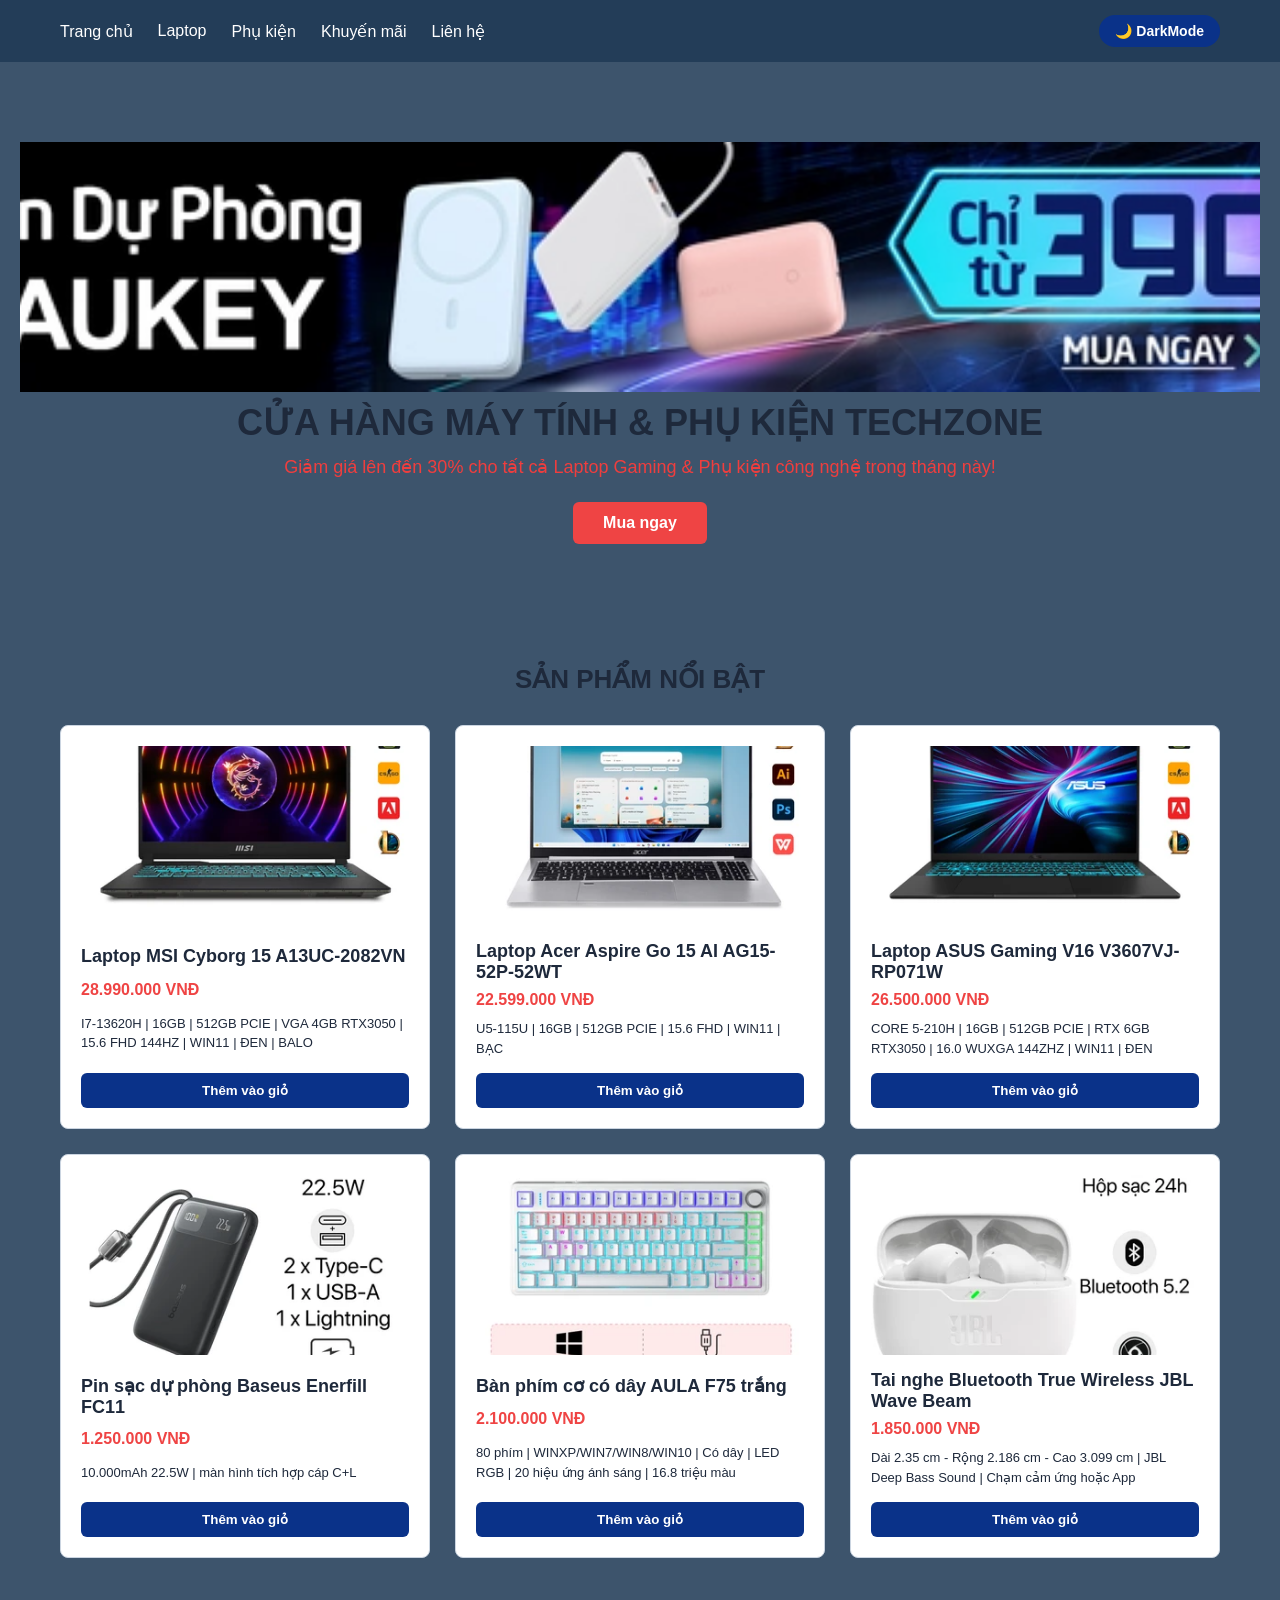
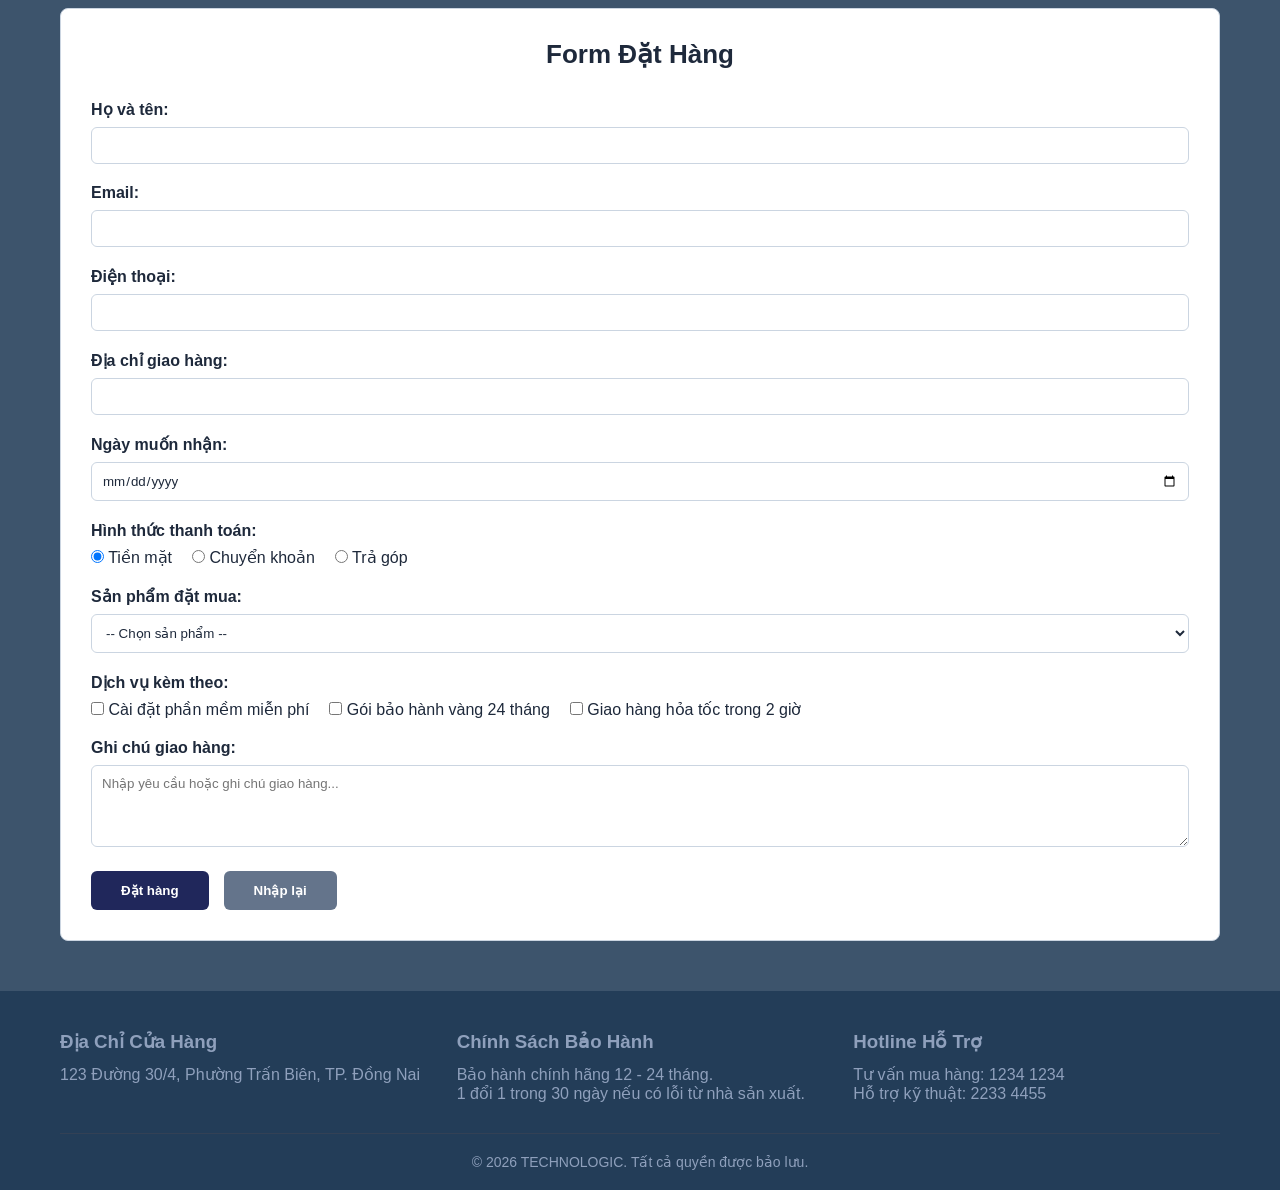
<file: index.html>
<!doctype html>
<html lang="vi">
  <head>
    <meta charset="UTF-8" />
    <meta name="viewport" content="width=device-width, initial-scale=1.0" />
    <title>TECHNOLOGIC - Cửa Hàng Máy Tính & Phụ Kiện</title>
    <link rel="stylesheet" href="index.css" />
    <link rel="icon" href="imgs/logo.png" />
  </head>
  <body>
    <input type="checkbox" id="theme-switch" />

    <div class="app-container">
      <header>
        <div class="nav-wrapper">
          <ul class="nav-menu">
            <li><a href="#trang-chu">Trang chủ</a></li>
            <li><a href="#laptop">Laptop</a></li>
            <li><a href="#phu-kien">Phụ kiện</a></li>
            <li><a href="#khuyen-mai">Khuyến mãi</a></li>
            <li><a href="#lien-he">Liên hệ</a></li>
          </ul>

          <label for="theme-switch" class="theme-toggle-btn pulse-animation">
            <span class="icon-light-text">🌙 DarkMode</span>
            <span class="icon-dark-text">☀️ LightMode</span>
          </label>
        </div>
      </header>

      <section class="banner" id="trang-chu">
        <img src="imgs/banner.webp" alt="Banner Nổi Bật" class="banner-img" />
        <div class="container">
          <h1>CỬA HÀNG MÁY TÍNH & PHỤ KIỆN TECHZONE</h1>
          <p id="khuyen-mai">
            Giảm giá lên đến 30% cho tất cả Laptop Gaming & Phụ kiện công nghệ
            trong tháng này!
          </p>
          <a href="#" class="btn-buy-now pulse-animation">Mua ngay</a>
        </div>
      </section>

      <div class="container">
        <h2 class="section-title pulse-animation" id="laptop">
          SẢN PHẨM NỔI BẬT
        </h2>
        <div class="product-grid">
          <div class="product-card">
            <img src="imgs/MSI_Cyborg15.webp" />
            <h3 class="product-title">Laptop MSI Cyborg 15 A13UC-2082VN</h3>
            <p class="product-price">28.990.000 VNĐ</p>
            <p class="product-specs">
              I7-13620H | 16GB | 512GB PCIE | VGA 4GB RTX3050 | 15.6 FHD 144HZ |
              WIN11 | ĐEN | BALO
            </p>
            <button class="btn-add-cart">Thêm vào giỏ</button>
          </div>

          <div class="product-card">
            <img src="imgs/Laptop_Acer.webp" />
            <h3 class="product-title">
              Laptop Acer Aspire Go 15 AI AG15-52P-52WT
            </h3>
            <p class="product-price">22.599.000 VNĐ</p>
            <p class="product-specs">
              U5-115U | 16GB | 512GB PCIE | 15.6 FHD | WIN11 | BẠC
            </p>
            <button class="btn-add-cart">Thêm vào giỏ</button>
          </div>

          <div class="product-card">
            <img src="imgs/ASUS_GAMING_V16.webp" />
            <h3 class="product-title">Laptop ASUS Gaming V16 V3607VJ-RP071W</h3>
            <p class="product-price">26.500.000 VNĐ</p>
            <p class="product-specs">
              CORE 5-210H | 16GB | 512GB PCIE | RTX 6GB RTX3050 | 16.0 WUXGA
              144ZHZ | WIN11 | ĐEN
            </p>
            <button class="btn-add-cart">Thêm vào giỏ</button>
          </div>

          <div class="product-card" id="phu-kien">
            <img src="imgs/Pin_du_phong.webp" />
            <h3 class="product-title">Pin sạc dự phòng Baseus Enerfill FC11</h3>
            <p class="product-price">1.250.000 VNĐ</p>
            <p class="product-specs">
              10.000mAh 22.5W | màn hình tích hợp cáp C+L
            </p>
            <button class="btn-add-cart">Thêm vào giỏ</button>
          </div>

          <div class="product-card">
            <img src="imgs/Ban_Phim.webp" />
            <h3 class="product-title">Bàn phím cơ có dây AULA F75 trắng</h3>
            <p class="product-price">2.100.000 VNĐ</p>
            <p class="product-specs">
              80 phím | WINXP/WIN7/WIN8/WIN10 | Có dây | LED RGB | 20 hiệu ứng
              ánh sáng | 16.8 triệu màu
            </p>
            <button class="btn-add-cart">Thêm vào giỏ</button>
          </div>

          <div class="product-card">
            <img src="imgs/Tai_nghe.webp" />
            <h3 class="product-title">
              Tai nghe Bluetooth True Wireless JBL Wave Beam
            </h3>
            <p class="product-price">1.850.000 VNĐ</p>
            <p class="product-specs">
              Dài 2.35 cm - Rộng 2.186 cm - Cao 3.099 cm | JBL Deep Bass Sound |
              Chạm cảm ứng hoặc App
            </p>
            <button class="btn-add-cart">Thêm vào giỏ</button>
          </div>
        </div>

        <section class="order-section" id="dat-hang">
          <h2 class="section-title">Form Đặt Hàng</h2>
          <form action="#" method="post">
            <div class="form-group">
              <label for="fullname" class="field-label">Họ và tên:</label>
              <input type="text" id="fullname" name="fullname" required />
            </div>

            <div class="form-group">
              <label for="email" class="field-label">Email:</label>
              <input type="email" id="email" name="email" required />
            </div>

            <div class="form-group">
              <label for="phone" class="field-label">Điện thoại:</label>
              <input type="tel" id="phone" name="phone" required />
            </div>

            <div class="form-group">
              <label for="address" class="field-label"
                >Địa chỉ giao hàng:</label
              >
              <input type="text" id="address" name="address" required />
            </div>

            <div class="form-group">
              <label for="delivery-date" class="field-label"
                >Ngày muốn nhận:</label
              >
              <input
                type="date"
                id="delivery-date"
                name="delivery-date"
                required
              />
            </div>

            <div class="form-group">
              <label class="field-label">Hình thức thanh toán:</label>
              <div class="radio-group">
                <label
                  ><input
                    type="radio"
                    name="payment"
                    value="tien-mat"
                    checked
                  />
                  Tiền mặt</label
                >
                <label
                  ><input type="radio" name="payment" value="chuyen-khoan" />
                  Chuyển khoản</label
                >
                <label
                  ><input type="radio" name="payment" value="tra-gop" /> Trả
                  góp</label
                >
              </div>
            </div>

            <div class="form-group">
              <label for="product-select" class="field-label"
                >Sản phẩm đặt mua:</label
              >
              <select id="product-select" name="product" required>
                <option value="">-- Chọn sản phẩm --</option>
                <option value="laptop-gaming">Laptop Gaming Pro X15</option>
                <option value="ultrabook-slim">Ultrabook Slim 14</option>
                <option value="macbook-air">MacBook Air M2</option>
                <option value="chuot-wireless">
                  Chuột Wireless Pro Gaming
                </option>
                <option value="ban-phim-co">Bàn Phím Cơ Custom RGB</option>
                <option value="tai-nghe-71">Tai Nghe Surround 7.1</option>
              </select>
            </div>

            <div class="form-group">
              <label class="field-label">Dịch vụ kèm theo:</label>
              <div class="checkbox-group">
                <label
                  ><input type="checkbox" name="services[]" value="cai-dat" />
                  Cài đặt phần mềm miễn phí</label
                >
                <label
                  ><input
                    type="checkbox"
                    name="services[]"
                    value="bao-hanh-vang"
                  />
                  Gói bảo hành vàng 24 tháng</label
                >
                <label
                  ><input
                    type="checkbox"
                    name="services[]"
                    value="giao-hang-nhanh"
                  />
                  Giao hàng hỏa tốc trong 2 giờ</label
                >
              </div>
            </div>

            <div class="form-group">
              <label for="notes" class="field-label">Ghi chú giao hàng:</label>
              <textarea
                id="notes"
                name="notes"
                rows="4"
                placeholder="Nhập yêu cầu hoặc ghi chú giao hàng..."
              ></textarea>
            </div>

            <div class="form-buttons">
              <button type="submit" class="btn-submit">Đặt hàng</button>
              <button type="reset" class="btn-reset">Nhập lại</button>
            </div>
          </form>
        </section>
      </div>

      <!-- 5. Footer -->
      <footer id="lien-he">
        <div class="footer-container">
          <div class="footer-content">
            <div class="footer-section">
              <h3>Địa Chỉ Cửa Hàng</h3>
              <p>123 Đường 30/4, Phường Trấn Biên, TP. Đồng Nai</p>
            </div>
            <div class="footer-section">
              <h3>Chính Sách Bảo Hành</h3>
              <p>Bảo hành chính hãng 12 - 24 tháng.</p>
              <p>1 đổi 1 trong 30 ngày nếu có lỗi từ nhà sản xuất.</p>
            </div>
            <div class="footer-section">
              <h3>Hotline Hỗ Trợ</h3>
              <p>Tư vấn mua hàng: 1234 1234</p>
              <p>Hỗ trợ kỹ thuật: 2233 4455</p>
            </div>
          </div>
          <div class="copyright">
            © 2026 TECHNOLOGIC. Tất cả quyền được bảo lưu.
          </div>
        </div>
      </footer>
    </div>
  </body>
</html>
</file>
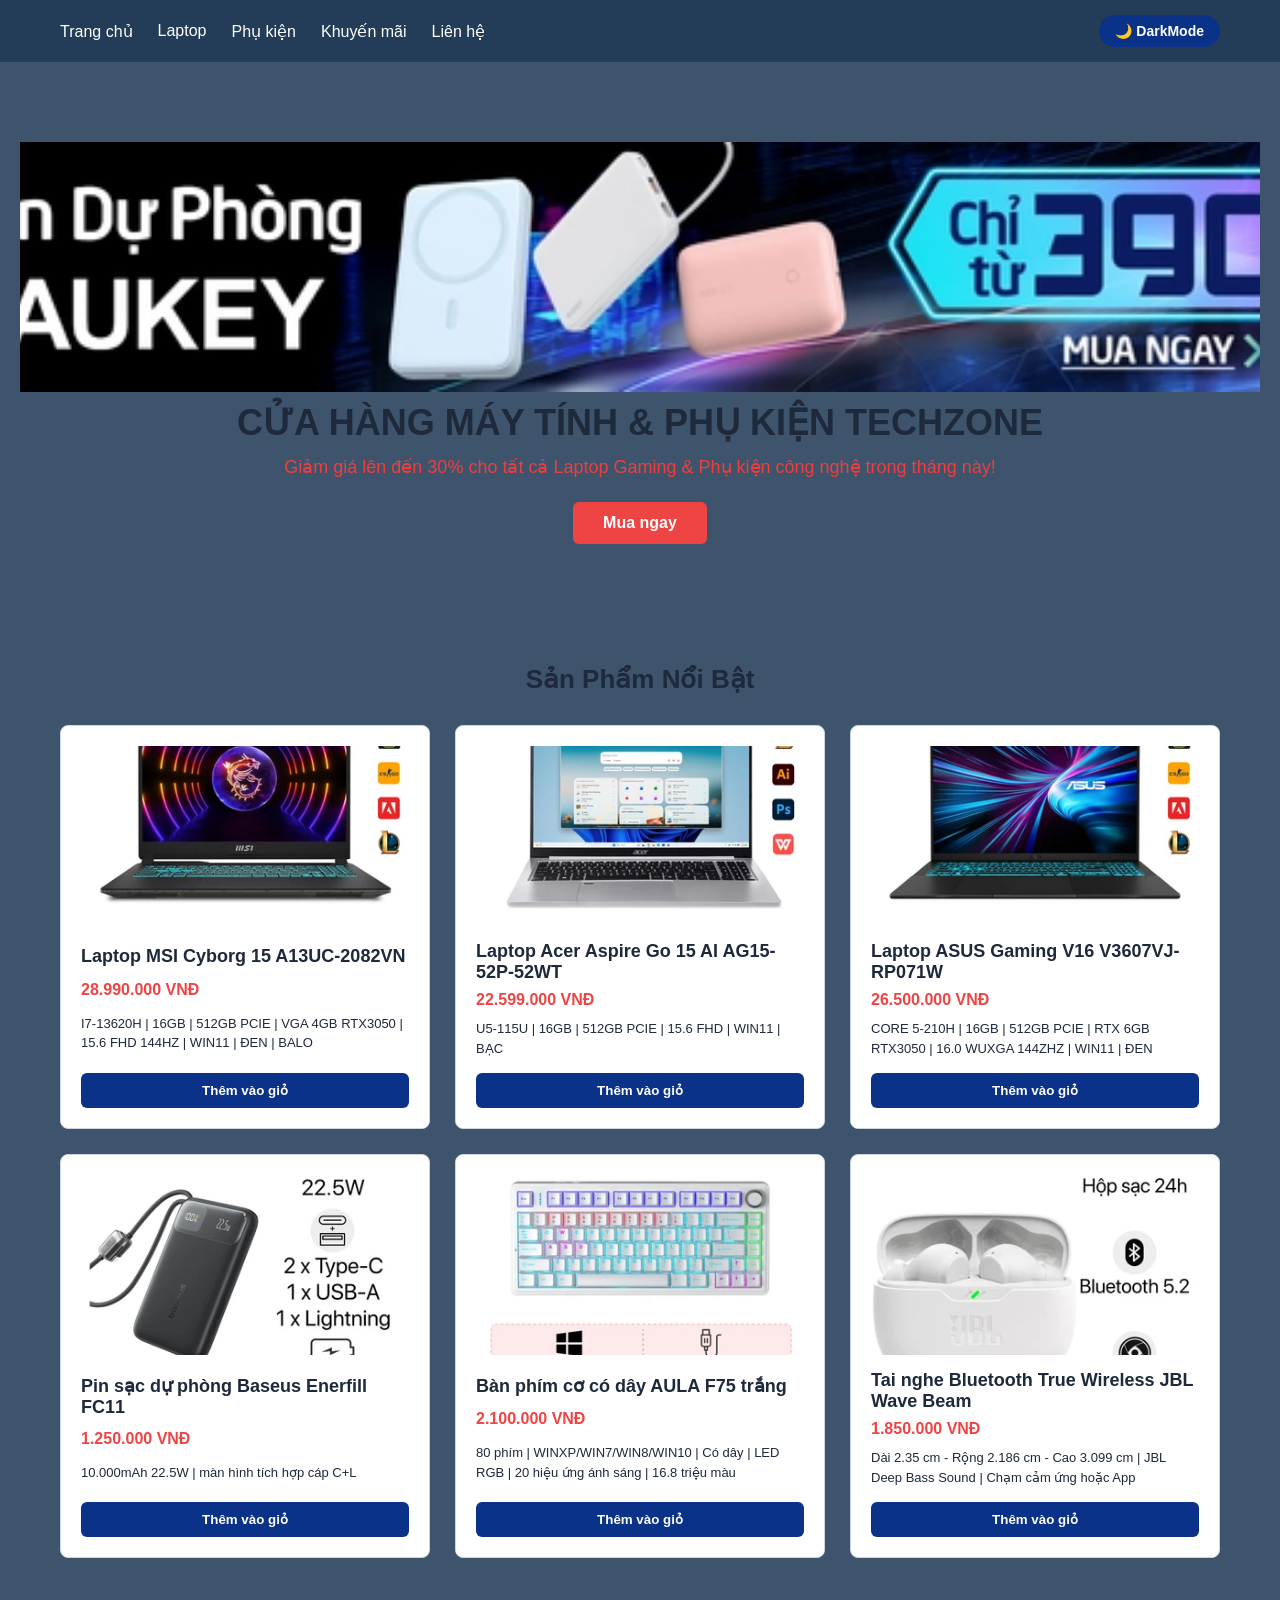
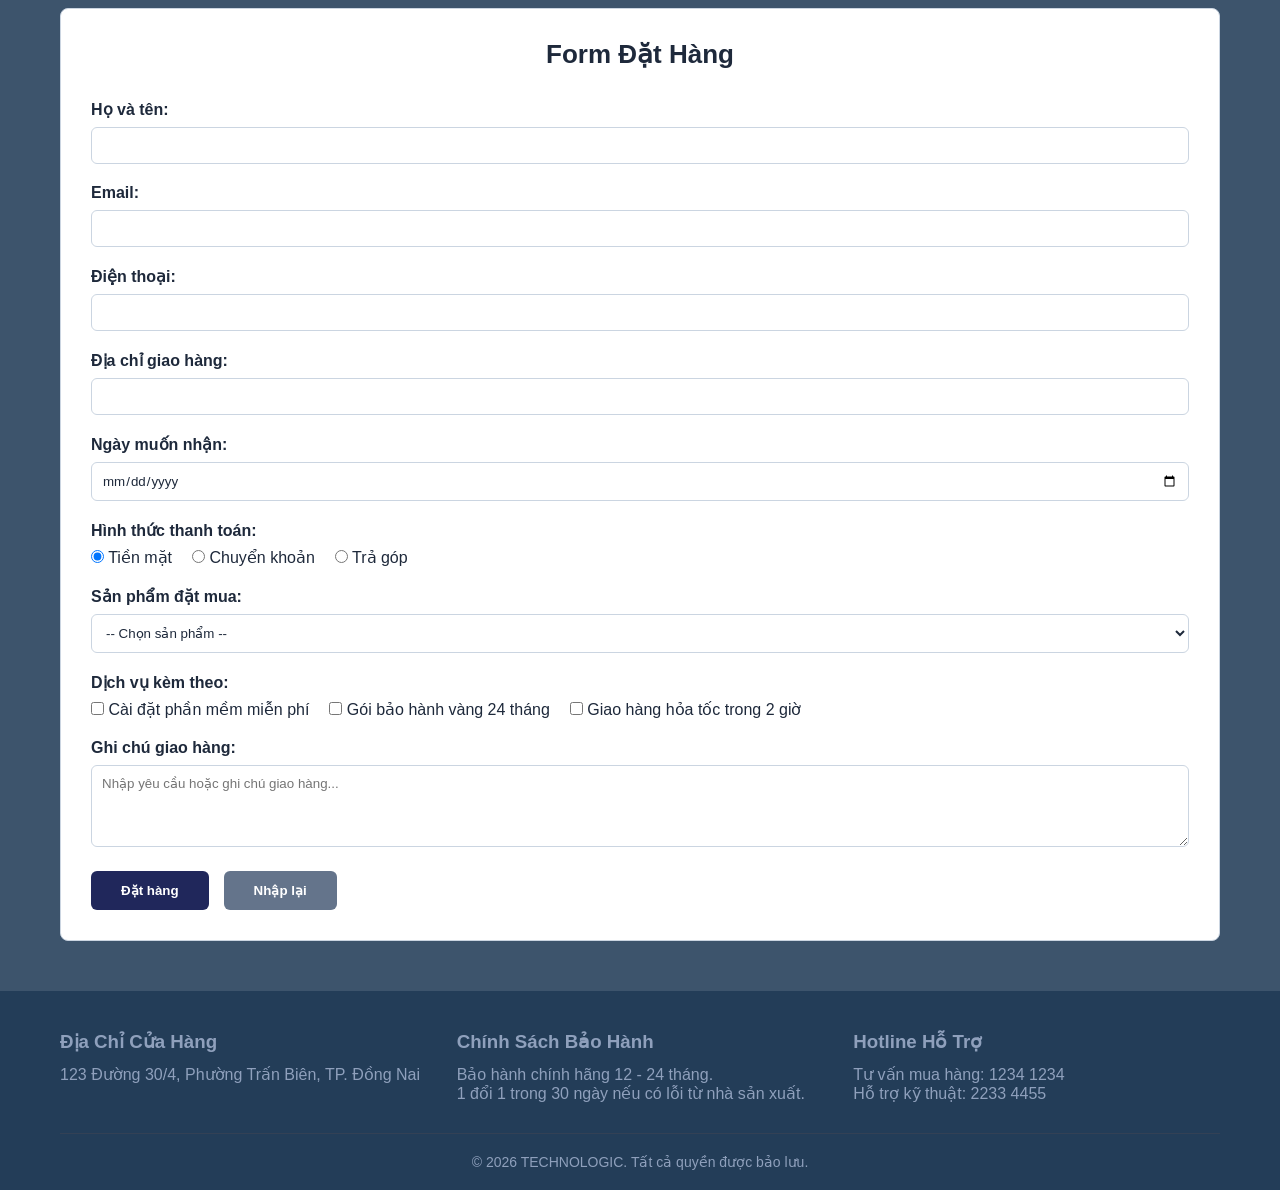
<file: main.html>
<!doctype html>
<html lang="vi">
  <head>
    <meta charset="UTF-8" />
    <meta name="viewport" content="width=device-width, initial-scale=1.0" />
    <title>TECHNOLOGIC - Cửa Hàng Máy Tính & Phụ Kiện</title>
    <link rel="stylesheet" href="main.css" />
    <link rel="icon" href="imgs/logo.png" />
  </head>
  <body>
    <input type="checkbox" id="theme-switch" />

    <div class="app-container">
      <header>
        <div class="nav-wrapper">
          <ul class="nav-menu">
            <li><a href="#trang-chu">Trang chủ</a></li>
            <li><a href="#laptop">Laptop</a></li>
            <li><a href="#phu-kien">Phụ kiện</a></li>
            <li><a href="#khuyen-mai">Khuyến mãi</a></li>
            <li><a href="#lien-he">Liên hệ</a></li>
          </ul>

          <label for="theme-switch" class="theme-toggle-btn">
            <span class="icon-light-text">🌙 DarkMode</span>
            <span class="icon-dark-text">☀️ LightMode</span>
          </label>
        </div>
      </header>

      <section class="banner" id="trang-chu">
        <img src="imgs/banner.webp" alt="Banner Nổi Bật" class="banner-img" />
        <div class="container">
          <h1>CỬA HÀNG MÁY TÍNH & PHỤ KIỆN TECHZONE</h1>
          <p id="khuyen-mai">
            Giảm giá lên đến 30% cho tất cả Laptop Gaming & Phụ kiện công nghệ
            trong tháng này!
          </p>
          <a href="#" class="btn-buy-now">Mua ngay</a>
        </div>
      </section>

      <div class="container">
        <h2 class="section-title" id="laptop">Sản Phẩm Nổi Bật</h2>
        <div class="product-grid">
          <div class="product-card">
            <img src="imgs/MSI_Cyborg15.webp" />
            <h3 class="product-title">Laptop MSI Cyborg 15 A13UC-2082VN</h3>
            <p class="product-price">28.990.000 VNĐ</p>
            <p class="product-specs">
              I7-13620H | 16GB | 512GB PCIE | VGA 4GB RTX3050 | 15.6 FHD 144HZ |
              WIN11 | ĐEN | BALO
            </p>
            <button class="btn-add-cart">Thêm vào giỏ</button>
          </div>

          <div class="product-card">
            <img src="imgs/Laptop_Acer.webp" />
            <h3 class="product-title">
              Laptop Acer Aspire Go 15 AI AG15-52P-52WT
            </h3>
            <p class="product-price">22.599.000 VNĐ</p>
            <p class="product-specs">
              U5-115U | 16GB | 512GB PCIE | 15.6 FHD | WIN11 | BẠC
            </p>
            <button class="btn-add-cart">Thêm vào giỏ</button>
          </div>

          <div class="product-card">
            <img src="imgs/ASUS_GAMING_V16.webp" />
            <h3 class="product-title">Laptop ASUS Gaming V16 V3607VJ-RP071W</h3>
            <p class="product-price">26.500.000 VNĐ</p>
            <p class="product-specs">
              CORE 5-210H | 16GB | 512GB PCIE | RTX 6GB RTX3050 | 16.0 WUXGA
              144ZHZ | WIN11 | ĐEN
            </p>
            <button class="btn-add-cart">Thêm vào giỏ</button>
          </div>

          <div class="product-card" id="phu-kien">
            <img src="imgs/Pin_du_phong.webp" />
            <h3 class="product-title">Pin sạc dự phòng Baseus Enerfill FC11</h3>
            <p class="product-price">1.250.000 VNĐ</p>
            <p class="product-specs">
              10.000mAh 22.5W | màn hình tích hợp cáp C+L
            </p>
            <button class="btn-add-cart">Thêm vào giỏ</button>
          </div>

          <div class="product-card">
            <img src="imgs/Ban_Phim.webp" />
            <h3 class="product-title">Bàn phím cơ có dây AULA F75 trắng</h3>
            <p class="product-price">2.100.000 VNĐ</p>
            <p class="product-specs">
              80 phím | WINXP/WIN7/WIN8/WIN10 | Có dây | LED RGB | 20 hiệu ứng
              ánh sáng | 16.8 triệu màu
            </p>
            <button class="btn-add-cart">Thêm vào giỏ</button>
          </div>

          <div class="product-card">
            <img src="imgs/Tai_nghe.webp" />
            <h3 class="product-title">
              Tai nghe Bluetooth True Wireless JBL Wave Beam
            </h3>
            <p class="product-price">1.850.000 VNĐ</p>
            <p class="product-specs">
              Dài 2.35 cm - Rộng 2.186 cm - Cao 3.099 cm | JBL Deep Bass Sound |
              Chạm cảm ứng hoặc App
            </p>
            <button class="btn-add-cart">Thêm vào giỏ</button>
          </div>
        </div>

        <section class="order-section" id="dat-hang">
          <h2 class="section-title">Form Đặt Hàng</h2>
          <form action="#" method="post">
            <div class="form-group">
              <label for="fullname" class="field-label">Họ và tên:</label>
              <input type="text" id="fullname" name="fullname" required />
            </div>

            <div class="form-group">
              <label for="email" class="field-label">Email:</label>
              <input type="email" id="email" name="email" required />
            </div>

            <div class="form-group">
              <label for="phone" class="field-label">Điện thoại:</label>
              <input type="tel" id="phone" name="phone" required />
            </div>

            <div class="form-group">
              <label for="address" class="field-label"
                >Địa chỉ giao hàng:</label
              >
              <input type="text" id="address" name="address" required />
            </div>

            <div class="form-group">
              <label for="delivery-date" class="field-label"
                >Ngày muốn nhận:</label
              >
              <input
                type="date"
                id="delivery-date"
                name="delivery-date"
                required
              />
            </div>

            <div class="form-group">
              <label class="field-label">Hình thức thanh toán:</label>
              <div class="radio-group">
                <label
                  ><input
                    type="radio"
                    name="payment"
                    value="tien-mat"
                    checked
                  />
                  Tiền mặt</label
                >
                <label
                  ><input type="radio" name="payment" value="chuyen-khoan" />
                  Chuyển khoản</label
                >
                <label
                  ><input type="radio" name="payment" value="tra-gop" /> Trả
                  góp</label
                >
              </div>
            </div>

            <div class="form-group">
              <label for="product-select" class="field-label"
                >Sản phẩm đặt mua:</label
              >
              <select id="product-select" name="product" required>
                <option value="">-- Chọn sản phẩm --</option>
                <option value="laptop-gaming">Laptop Gaming Pro X15</option>
                <option value="ultrabook-slim">Ultrabook Slim 14</option>
                <option value="macbook-air">MacBook Air M2</option>
                <option value="chuot-wireless">
                  Chuột Wireless Pro Gaming
                </option>
                <option value="ban-phim-co">Bàn Phím Cơ Custom RGB</option>
                <option value="tai-nghe-71">Tai Nghe Surround 7.1</option>
              </select>
            </div>

            <div class="form-group">
              <label class="field-label">Dịch vụ kèm theo:</label>
              <div class="checkbox-group">
                <label
                  ><input type="checkbox" name="services[]" value="cai-dat" />
                  Cài đặt phần mềm miễn phí</label
                >
                <label
                  ><input
                    type="checkbox"
                    name="services[]"
                    value="bao-hanh-vang"
                  />
                  Gói bảo hành vàng 24 tháng</label
                >
                <label
                  ><input
                    type="checkbox"
                    name="services[]"
                    value="giao-hang-nhanh"
                  />
                  Giao hàng hỏa tốc trong 2 giờ</label
                >
              </div>
            </div>

            <div class="form-group">
              <label for="notes" class="field-label">Ghi chú giao hàng:</label>
              <textarea
                id="notes"
                name="notes"
                rows="4"
                placeholder="Nhập yêu cầu hoặc ghi chú giao hàng..."
              ></textarea>
            </div>

            <div class="form-buttons">
              <button type="submit" class="btn-submit">Đặt hàng</button>
              <button type="reset" class="btn-reset">Nhập lại</button>
            </div>
          </form>
        </section>
      </div>

      <!-- 5. Footer -->
      <footer id="lien-he">
        <div class="footer-container">
          <div class="footer-content">
            <div class="footer-section">
              <h3>Địa Chỉ Cửa Hàng</h3>
              <p>123 Đường 30/4, Phường Trấn Biên, TP. Đồng Nai</p>
            </div>
            <div class="footer-section">
              <h3>Chính Sách Bảo Hành</h3>
              <p>Bảo hành chính hãng 12 - 24 tháng.</p>
              <p>1 đổi 1 trong 30 ngày nếu có lỗi từ nhà sản xuất.</p>
            </div>
            <div class="footer-section">
              <h3>Hotline Hỗ Trợ</h3>
              <p>Tư vấn mua hàng: 1234 1234</p>
              <p>Hỗ trợ kỹ thuật: 2233 4455</p>
            </div>
          </div>
          <div class="copyright">
            © 2026 TECHNOLOGIC. Tất cả quyền được bảo lưu.
          </div>
        </div>
      </footer>
    </div>
  </body>
</html>
</file>
<file: index.css>
* {
      box-sizing: border-box;
      margin: 0;
      padding: 0;
      font-family: Arial, sans-serif;
      transition: background-color 0.3s ease, color 0.3s ease, border-color 0.3s ease;
    }

    :root {
      --bg-color: #3d546c;
      --text-color: #1e293b;
      --card-bg: #ffffff;
      --header-text: #ffffff;
      --primary-color: #0a3289;
      --primary-hover: #1d4ed8;
      --border-color: #cbd5e1;
      --input-bg: #ffffff;
      --menu-bg-color:#233d58;
      --footer-text-color:#8fa0bc;
      --button-form-bg-color: rgb(32, 39, 91);
      --khuyenmai-color:#ef3e3e;
    }

    #theme-switch {
      display: none;
    }

    #theme-switch:checked ~ .app-container {
      --bg-color: #233660;
      --text-color: #f8f9fa;
      --card-bg: #1e293b;
      --header-text: #f8f9fa;
      --primary-color: #708cba;
      --primary-hover: #60a5fa;
      --border-color: #334155;
      --input-bg: #1e293b;
      --menu-bg-color:#001125;
      --footer-text-color:#5773a0;
      --button-form-bg-color: rgb(131, 138, 193);
      --khuyenmai-color:#e29191;
    }

    body {
      background-color: var(--bg-color);
      color: var(--text-color);
    }

    .container {
      max-width: 1200px;
      background-color: var(--bg-color);
      color: var(--text-color);
      margin: 0 auto;
      padding: 0 20px;
    }

    header {
      background-color: var(--menu-bg-color);
      color: var(--header-text);
      position: sticky;
      top: 0;
      z-index: 100;
    }

    .nav-wrapper {
      display: flex;
      justify-content: space-between;
      background-color: var(--menu-bg-color);
      color: var(--header-text);
      align-items: center;
      padding: 15px 20px;
      max-width: 1200px;
      margin: 0 auto;
    }

    .logo {
      font-size: 24px;
      font-weight: bold;
      color: #3b82f6;
    }

    .nav-menu {
      display: flex;
      background-color: var(--menu-bg-color);
      list-style: none;
      gap: 25px;
    }

    .nav-menu a {
      color: var(--header-text);
      text-decoration: none;
      font-weight: 500;
    }

    .nav-menu a:hover {
      color: var(--primary-color);
    }

    /* Label thiết kế dạng nút toggle Dark/Light */
    .theme-toggle-btn {
      padding: 8px 16px;
      background-color: var(--primary-color);
      color: #ffffff;
      border-radius: 20px;
      cursor: pointer;
      font-size: 14px;
      font-weight: bold;
      user-select: none;
    }

    .theme-toggle-btn:hover {
      background-color: var(--primary-hover);
    }

    .icon-dark-text { display: none; }
    .icon-light-text { display: inline; }

    #theme-switch:checked ~ .app-container .icon-dark-text { display: inline; }
    #theme-switch:checked ~ .app-container .icon-light-text { display: none; }

    /* Banner */
    .banner {
      background-color: var(--bg-color);
      color: white;
      text-align: center;
      padding: 80px 20px;
      margin-bottom: 40px;
    }

    .banner-img {
      width: 100%;             
      height: 250px;           
      object-fit: cover;       
      display: flex;
      justify-content: center;
    }

    .banner h1 {
      margin-top: 10px;
      font-size: 36px;
      margin-bottom: 12px;
    }

    .banner p {
      font-size: 18px;
      margin-bottom: 24px;
      color:var(--khuyenmai-color);
    }

    .btn-buy-now {
      display: inline-block;
      padding: 12px 30px;
      background-color: #ef4444;
      color: white;
      text-decoration: none;
      font-weight: bold;
      border-radius: 6px;
    }

    .btn-buy-now:hover {
      background-color: #dc2626;
    }

    /* Danh sách 6 sản phẩm */
    .section-title {
      text-align: center;
      margin-bottom: 30px;
      font-size: 26px;
    }

    .product-grid {
      display: grid;
      grid-template-columns: repeat(auto-fit, minmax(280px, 1fr));
      gap: 25px;
      margin-bottom: 50px;
    }

    .product-card {
      background-color: var(--card-bg);
      border: 1px solid var(--border-color);
      color: var(--text-color);
      border-radius: 8px;
      padding: 20px;
      display: flex;
      flex-direction: column;
      justify-content: space-between;
    }

    .product-card img {
      width: 100%;
      height: 180px;
      object-fit: cover;
      border-radius: 6px;
      margin-bottom: 15px;
    }

    .product-title {
      font-size: 18px;
      margin-bottom: 8px;
    }

    .product-price {
      color: #ef4444;
      font-weight: bold;
      font-size: 16px;
      margin-bottom: 10px;
    }

    .product-specs {
      font-size: 13px;
      margin-bottom: 15px;
      line-height: 1.5;
    }

    .btn-add-cart {
      width: 100%;
      padding: 10px;
      background-color: var(--primary-color);
      color: white;
      border: none;
      border-radius: 6px;
      cursor: pointer;
      font-weight: bold;
    }

    .btn-add-cart:hover {
      background-color: var(--primary-hover);
    }

    /* Form Đặt hàng */
    .order-section {
      background-color: var(--card-bg);
      color: var(--text-color);
      border: 1px solid var(--border-color);
      padding: 30px;
      border-radius: 8px;
      margin-bottom: 50px;
    }

    .form-group {
      margin-bottom: 20px;
    }

    .form-group label.field-label {
      display: block;
      margin-bottom: 8px;
      font-weight: bold;
    }

    .form-group input[type="text"],
    .form-group input[type="email"],
    .form-group input[type="tel"],
    .form-group input[type="date"],
    .form-group select,
    .form-group textarea {
      width: 100%;
      padding: 10px;
      border: 1px solid var(--border-color);
      border-radius: 6px;
      background-color: var(--input-bg);
      color: var(--text-color);
    }

    .radio-group, .checkbox-group {
      display: flex;
      gap: 20px;
      flex-wrap: wrap;
    }

    .radio-group label, .checkbox-group label {
      font-weight: normal;
      cursor: pointer;
    }

    .form-buttons {
      display: flex;
      color: var(--button-form-bg-color);
      gap: 15px;
    }

    .btn-submit {
      padding: 12px 30px;
      background-color: var(--button-form-bg-color);
      color: white;
      border: none;
      border-radius: 6px;
      cursor: pointer;
      font-weight: bold;
    }

    .btn-submit:hover {
      background-color: #16a34a;
    }

    .btn-reset {
      padding: 12px 30px;
      background-color: #64748b;
      color: white;
      border: none;
      border-radius: 6px;
      cursor: pointer;
      font-weight: bold;
    }

    .btn-reset:hover {
      background-color: #475569;
    }

    /* Footer */
    footer {
      background-color: var(--menu-bg-color);
      color: #94a3b8;
      padding: 40px 0 20px 0;
      width: 100%;
      height: 100%;
    }

    .footer-content {
      display: grid;
      grid-template-columns: repeat(auto-fit, minmax(250px, 1fr));
      gap: 30px;
      margin-bottom: 30px;
    }

    .footer-section h3 {
      color: white;
      color: var(--footer-text-color);
      margin-bottom: 12px;
    }

    .copyright {
      text-align: center;
      padding-top: 20px;
      border-top: 1px solid #334155;
      font-size: 14px;
    }

    .app-container {
        background-color: var(--bg-color);
    }

    .footer-container {
      max-width: 1200px;
      background-color: var(--menu-bg-color);
      color: var(--footer-text-color);
      margin: 0 auto;
      padding: 0 20px;
    }



@keyframes zoomInOut {
  0% {
    transform: scale(1);
  }
  50% {
    transform: scale(1.08); 
  }
  100% {
    transform: scale(1);
  }
}

.pulse-animation {
  animation: zoomInOut 3s ease-in-out infinite;
}
</file>
<file: main.css>
* {
      box-sizing: border-box;
      margin: 0;
      padding: 0;
      font-family: Arial, sans-serif;
      transition: background-color 0.3s ease, color 0.3s ease, border-color 0.3s ease;
    }

    :root {
      --bg-color: #3d546c;
      --text-color: #1e293b;
      --card-bg: #ffffff;
      --header-text: #ffffff;
      --primary-color: #0a3289;
      --primary-hover: #1d4ed8;
      --border-color: #cbd5e1;
      --input-bg: #ffffff;
      --menu-bg-color:#233d58;
      --footer-text-color:#8fa0bc;
      --button-form-bg-color: rgb(32, 39, 91);
      --khuyenmai-color:#ef3e3e;
    }

    #theme-switch {
      display: none;
    }

    #theme-switch:checked ~ .app-container {
      --bg-color: #233660;
      --text-color: #f8f9fa;
      --card-bg: #1e293b;
      --header-text: #f8f9fa;
      --primary-color: #708cba;
      --primary-hover: #60a5fa;
      --border-color: #334155;
      --input-bg: #1e293b;
      --menu-bg-color:#001125;
      --footer-text-color:#5773a0;
      --button-form-bg-color: rgb(131, 138, 193);
      --khuyenmai-color:#e29191;
    }

    body {
      background-color: var(--bg-color);
      color: var(--text-color);
    }

    .container {
      max-width: 1200px;
      background-color: var(--bg-color);
      color: var(--text-color);
      margin: 0 auto;
      padding: 0 20px;
    }

    header {
      background-color: var(--menu-bg-color);
      color: var(--header-text);
      position: sticky;
      top: 0;
      z-index: 100;
    }

    .nav-wrapper {
      display: flex;
      justify-content: space-between;
      background-color: var(--menu-bg-color);
      color: var(--header-text);
      align-items: center;
      padding: 15px 20px;
      max-width: 1200px;
      margin: 0 auto;
    }

    .logo {
      font-size: 24px;
      font-weight: bold;
      color: #3b82f6;
    }

    .nav-menu {
      display: flex;
      background-color: var(--menu-bg-color);
      list-style: none;
      gap: 25px;
    }

    .nav-menu a {
      color: var(--header-text);
      text-decoration: none;
      font-weight: 500;
    }

    .nav-menu a:hover {
      color: var(--primary-color);
    }

    /* Label thiết kế dạng nút toggle Dark/Light */
    .theme-toggle-btn {
      padding: 8px 16px;
      background-color: var(--primary-color);
      color: #ffffff;
      border-radius: 20px;
      cursor: pointer;
      font-size: 14px;
      font-weight: bold;
      user-select: none;
    }

    .theme-toggle-btn:hover {
      background-color: var(--primary-hover);
    }

    .icon-dark-text { display: none; }
    .icon-light-text { display: inline; }

    #theme-switch:checked ~ .app-container .icon-dark-text { display: inline; }
    #theme-switch:checked ~ .app-container .icon-light-text { display: none; }

    /* Banner */
    .banner {
      background-color: var(--bg-color);
      color: white;
      text-align: center;
      padding: 80px 20px;
      margin-bottom: 40px;
    }

    .banner-img {
      width: 100%;             
      height: 250px;           
      object-fit: cover;       
      display: flex;
      justify-content: center;
    }

    .banner h1 {
      margin-top: 10px;
      font-size: 36px;
      margin-bottom: 12px;
    }

    .banner p {
      font-size: 18px;
      margin-bottom: 24px;
      color:var(--khuyenmai-color);
    }

    .btn-buy-now {
      display: inline-block;
      padding: 12px 30px;
      background-color: #ef4444;
      color: white;
      text-decoration: none;
      font-weight: bold;
      border-radius: 6px;
    }

    .btn-buy-now:hover {
      background-color: #dc2626;
    }

    /* Danh sách 6 sản phẩm */
    .section-title {
      text-align: center;
      margin-bottom: 30px;
      font-size: 26px;
    }

    .product-grid {
      display: grid;
      grid-template-columns: repeat(auto-fit, minmax(280px, 1fr));
      gap: 25px;
      margin-bottom: 50px;
    }

    .product-card {
      background-color: var(--card-bg);
      border: 1px solid var(--border-color);
      color: var(--text-color);
      border-radius: 8px;
      padding: 20px;
      display: flex;
      flex-direction: column;
      justify-content: space-between;
    }

    .product-card img {
      width: 100%;
      height: 180px;
      object-fit: cover;
      border-radius: 6px;
      margin-bottom: 15px;
    }

    .product-title {
      font-size: 18px;
      margin-bottom: 8px;
    }

    .product-price {
      color: #ef4444;
      font-weight: bold;
      font-size: 16px;
      margin-bottom: 10px;
    }

    .product-specs {
      font-size: 13px;
      margin-bottom: 15px;
      line-height: 1.5;
    }

    .btn-add-cart {
      width: 100%;
      padding: 10px;
      background-color: var(--primary-color);
      color: white;
      border: none;
      border-radius: 6px;
      cursor: pointer;
      font-weight: bold;
    }

    .btn-add-cart:hover {
      background-color: var(--primary-hover);
    }

    /* Form Đặt hàng */
    .order-section {
      background-color: var(--card-bg);
      color: var(--text-color);
      border: 1px solid var(--border-color);
      padding: 30px;
      border-radius: 8px;
      margin-bottom: 50px;
    }

    .form-group {
      margin-bottom: 20px;
    }

    .form-group label.field-label {
      display: block;
      margin-bottom: 8px;
      font-weight: bold;
    }

    .form-group input[type="text"],
    .form-group input[type="email"],
    .form-group input[type="tel"],
    .form-group input[type="date"],
    .form-group select,
    .form-group textarea {
      width: 100%;
      padding: 10px;
      border: 1px solid var(--border-color);
      border-radius: 6px;
      background-color: var(--input-bg);
      color: var(--text-color);
    }

    .radio-group, .checkbox-group {
      display: flex;
      gap: 20px;
      flex-wrap: wrap;
    }

    .radio-group label, .checkbox-group label {
      font-weight: normal;
      cursor: pointer;
    }

    .form-buttons {
      display: flex;
      color: var(--button-form-bg-color);
      gap: 15px;
    }

    .btn-submit {
      padding: 12px 30px;
      background-color: var(--button-form-bg-color);
      color: white;
      border: none;
      border-radius: 6px;
      cursor: pointer;
      font-weight: bold;
    }

    .btn-submit:hover {
      background-color: #16a34a;
    }

    .btn-reset {
      padding: 12px 30px;
      background-color: #64748b;
      color: white;
      border: none;
      border-radius: 6px;
      cursor: pointer;
      font-weight: bold;
    }

    .btn-reset:hover {
      background-color: #475569;
    }

    /* Footer */
    footer {
      background-color: var(--menu-bg-color);
      color: #94a3b8;
      padding: 40px 0 20px 0;
      width: 100%;
      height: 100%;
    }

    .footer-content {
      display: grid;
      grid-template-columns: repeat(auto-fit, minmax(250px, 1fr));
      gap: 30px;
      margin-bottom: 30px;
    }

    .footer-section h3 {
      color: white;
      color: var(--footer-text-color);
      margin-bottom: 12px;
    }

    .copyright {
      text-align: center;
      padding-top: 20px;
      border-top: 1px solid #334155;
      font-size: 14px;
    }

    .app-container {
        background-color: var(--bg-color);
    }

    .footer-container {
      max-width: 1200px;
      background-color: var(--menu-bg-color);
      color: var(--footer-text-color);
      margin: 0 auto;
      padding: 0 20px;
    }
</file>
